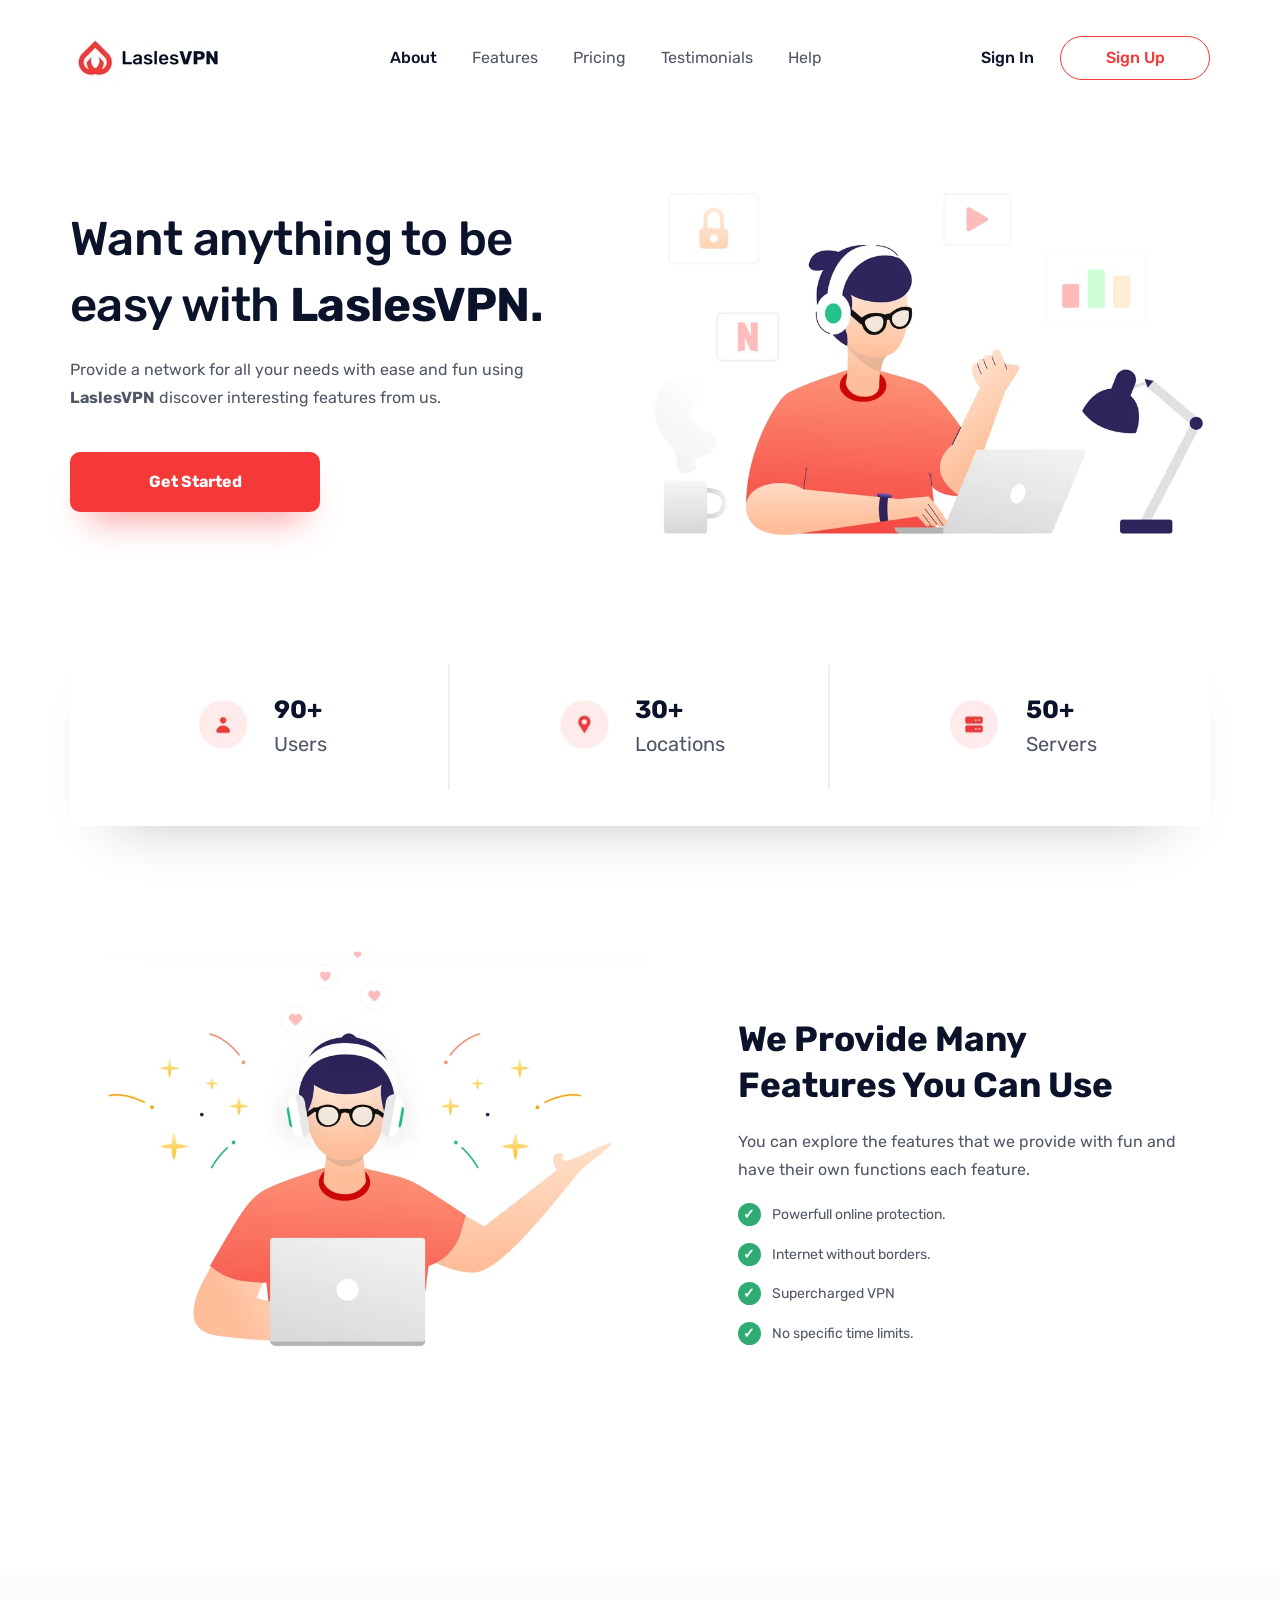
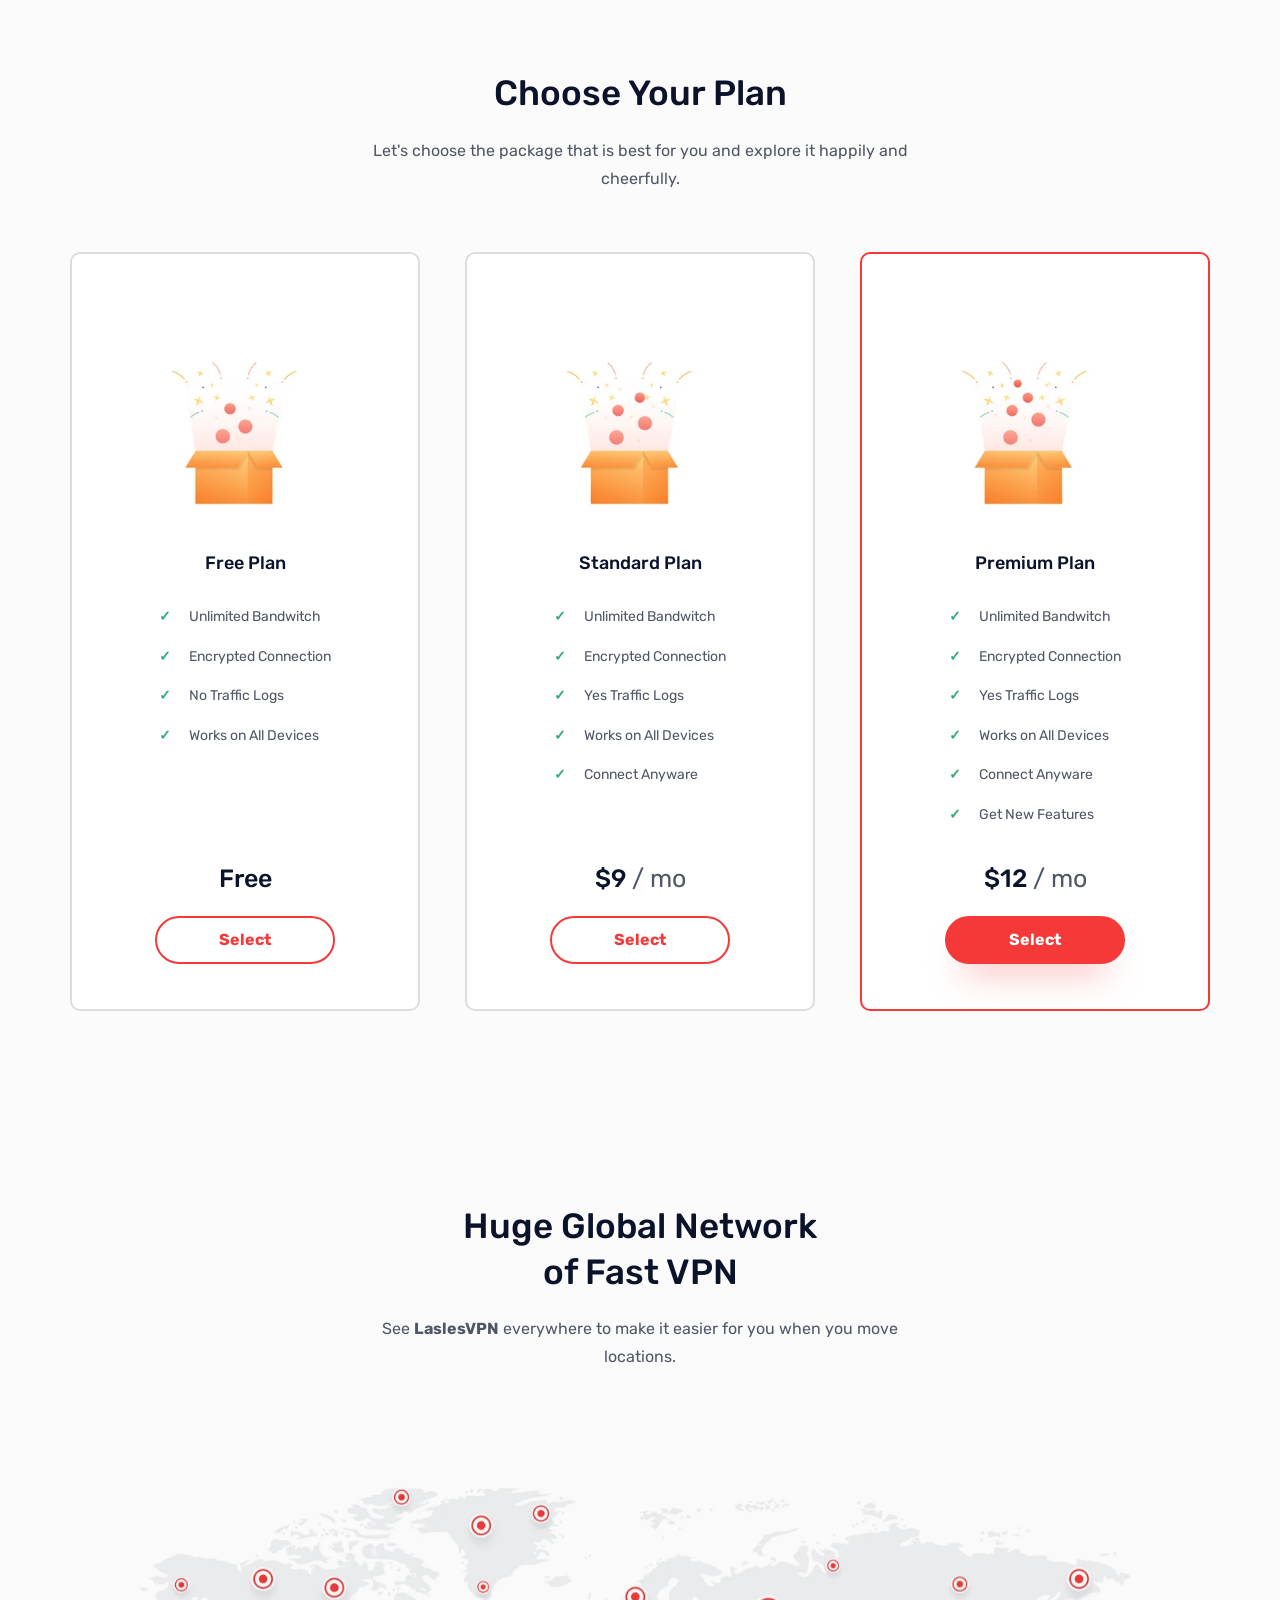
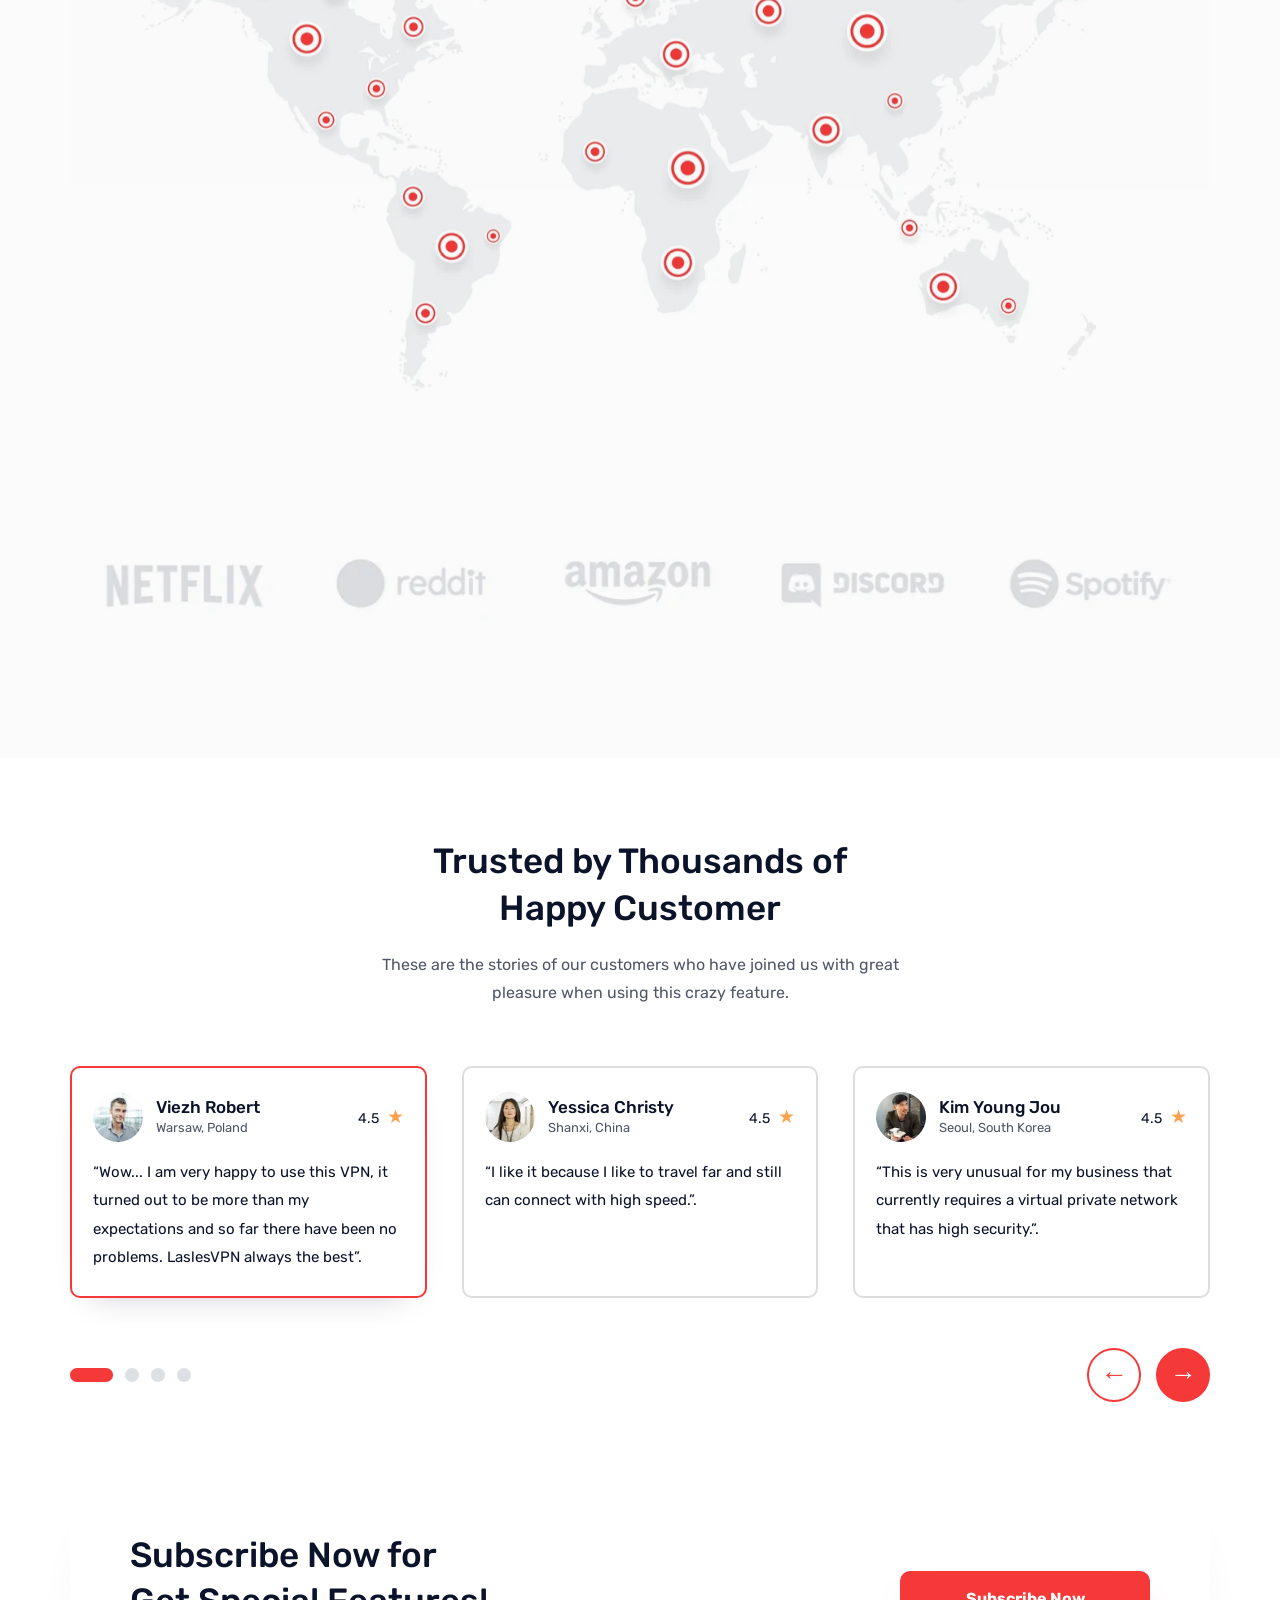
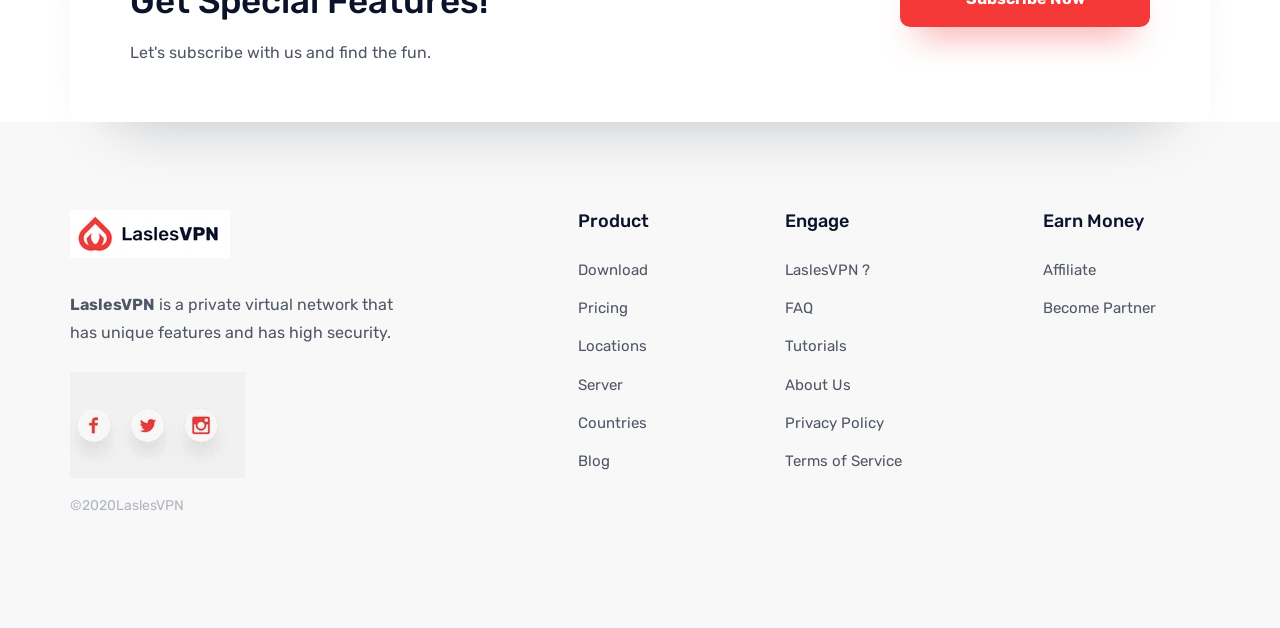
<file: index.html>
<!DOCTYPE html>
<html lang="en">
<head>
  <meta charset="utf-8">
  <meta name="viewport" content="width=device-width, initial-scale=1">
  <meta name="description" content="Explore LaslesVPN features, pricing, and customer reviews.">
  <title>Home | LaslesVPN</title>
  <link href="https://fonts.googleapis.com/css2?family=Rubik:wght@400;500;600;700&display=swap" rel="stylesheet">
  <link rel="stylesheet" href="css/styles.css">
</head>
<body>
  <a class="skip-link" href="#main">Skip to main content</a>

  <header class="site-header">
    <div class="container header-inner">
      <a class="brand" href="index.html" aria-label="LaslesVPN home">
        <img src="images/logo-large.webp" srcset="images/logo-small.webp 160w, images/logo-large.webp 320w" sizes="160px" alt="LaslesVPN" width="160" height="48">
      </a>
      <nav class="desktop-nav" aria-label="Main navigation">
        <a href="index.html#about" aria-current="page">About</a>
        <a href="index.html#features">Features</a>
        <a href="pricing.html#plans">Pricing</a>
        <a href="testimonials.html#testimonials">Testimonials</a>
        <a href="testimonials.html#help">Help</a>
      </nav>
      <div class="account-links">
        <span class="sign-in">Sign In</span>
        <a class="sign-up" href="pricing.html#plans">Sign Up</a>
      </div>
      
      <details class="mobile-menu">
        <summary>Menu</summary>
        <nav aria-label="Mobile navigation">
          <a href="index.html#about" aria-current="page">About</a>
          <a href="index.html#features">Features</a>
          <a href="pricing.html#plans">Pricing</a>
          <a href="testimonials.html#testimonials">Testimonials</a>
          <a href="testimonials.html#help">Help</a>
          <a href="pricing.html#plans">Sign Up</a>
        </nav>
      </details>
    </div>
  </header>

  <main id="main">
    <section class="hero" id="about" aria-labelledby="hero-title">
      <div class="container hero-grid">
        <div class="hero-copy">
          <h1 id="hero-title">Want anything to be<br class="desktop-break"> easy with <strong>LaslesVPN.</strong></h1>
          <p>Provide a network for all your needs with ease and fun using <strong>LaslesVPN</strong> discover interesting features from us.</p>
          <a class="btn btn-primary hero-button" href="pricing.html#plans">Get Started</a>
        </div>
        
        <img class="hero-image" src="images/hero-large.webp" srcset="images/hero-small.webp 480w, images/hero-large.webp 960w" sizes="(max-width: 900px) 95vw, 48vw" alt="Person using a laptop with a desk lamp and security icons" width="960" height="640">
      </div>
    </section>

    <section class="stats" aria-label="LaslesVPN statistics">
      <div class="container stats-panel">
        <div class="stat"><img class="stat-icon" src="images/stat-users-large.webp" srcset="images/stat-users-small.webp 70w, images/stat-users-large.webp 140w" sizes="70px" alt="" width="70" height="78"><div><strong>90+</strong><span>Users</span></div></div>
        <div class="stat"><img class="stat-icon" src="images/stat-locations-large.webp" srcset="images/stat-locations-small.webp 70w, images/stat-locations-large.webp 140w" sizes="70px" alt="" width="70" height="78"><div><strong>30+</strong><span>Locations</span></div></div>
        <div class="stat"><img class="stat-icon" src="images/stat-servers-large.webp" srcset="images/stat-servers-small.webp 70w, images/stat-servers-large.webp 140w" sizes="70px" alt="" width="70" height="78"><div><strong>50+</strong><span>Servers</span></div></div>
      </div>
    </section>

    <section class="features-section" id="features" aria-labelledby="features-title">
      <div class="container features-grid">
        <img class="features-image" src="images/features-large.webp" srcset="images/features-small.webp 480w, images/features-large.webp 960w" sizes="(max-width: 900px) 95vw, 46vw" alt="Person wearing headphones and using a laptop" loading="lazy" width="960" height="788">
        <div class="features-copy">
          <h2 id="features-title">We Provide Many<br> Features You Can Use</h2>
          <p>You can explore the features that we provide with fun and have their own functions each feature.</p>
          <ul class="feature-list"><li>Powerfull online protection.</li><li>Internet without borders.</li><li>Supercharged VPN</li><li>No specific time limits.</li></ul>
        </div>
      </div>
    </section>

    <section class="plan-section" id="plans" aria-labelledby="plan-title">
      <div class="container">
        <div class="section-heading">
          <h2 id="plan-title">Choose Your Plan</h2>
          <p>Let's choose the package that is best for you and explore it happily and cheerfully.</p>
        </div>
        <div class="plan-grid">
          <article class="plan-card">
            <img class="plan-gift" src="images/plan-free-large.webp" srcset="images/plan-free-small.webp 240w, images/plan-free-large.webp 480w" sizes="180px" alt="Decorated gift box" loading="lazy" width="480" height="558">
            <h3>Free Plan</h3>
            <ul class="plan-list"><li>Unlimited Bandwitch</li><li>Encrypted Connection</li><li>No Traffic Logs</li><li>Works on All Devices</li></ul>
            <div class="plan-bottom"><p class="plan-price">Free</p><a class="btn plan-select btn-outline" href="testimonials.html#subscribe" aria-label="Select Free Plan">Select</a></div>
          </article>
          <article class="plan-card">
            <img class="plan-gift" src="images/plan-standard-large.webp" srcset="images/plan-standard-small.webp 240w, images/plan-standard-large.webp 480w" sizes="180px" alt="Decorated gift box" loading="lazy" width="480" height="558">
            <h3>Standard Plan</h3>
            <ul class="plan-list"><li>Unlimited Bandwitch</li><li>Encrypted Connection</li><li>Yes Traffic Logs</li><li>Works on All Devices</li><li>Connect Anyware</li></ul>
            <div class="plan-bottom"><p class="plan-price">$9 <span>/ mo</span></p><a class="btn plan-select btn-outline" href="testimonials.html#subscribe" aria-label="Select Standard Plan">Select</a></div>
          </article>
          <article class="plan-card featured">
            <img class="plan-gift" src="images/plan-premium-large.webp" srcset="images/plan-premium-small.webp 240w, images/plan-premium-large.webp 480w" sizes="180px" alt="Decorated gift box" loading="lazy" width="480" height="558">
            <h3>Premium Plan</h3>
            <ul class="plan-list"><li>Unlimited Bandwitch</li><li>Encrypted Connection</li><li>Yes Traffic Logs</li><li>Works on All Devices</li><li>Connect Anyware</li><li>Get New Features</li></ul>
            <div class="plan-bottom"><p class="plan-price">$12 <span>/ mo</span></p><a class="btn plan-select btn-primary" href="testimonials.html#subscribe" aria-label="Select Premium Plan">Select</a></div>
          </article>
        </div>
      </div>
    </section>

    <section class="network-section" id="network" aria-labelledby="network-title">
      <div class="container">
        <div class="section-heading">
          <h2 id="network-title">Huge Global Network<br> of Fast VPN</h2>
          <p>See <strong>LaslesVPN</strong> everywhere to make it easier for you when you move locations.</p>
        </div>
        <img class="world-map" src="images/network-map-large.webp" srcset="images/network-map-small.webp 700w, images/network-map-large.webp 1400w" sizes="(max-width: 900px) 94vw, 1100px" alt="World map showing VPN locations in red" loading="lazy" width="1400" height="769">
        <img class="partners" src="images/partner-logos-large.webp" srcset="images/partner-logos-small.webp 600w, images/partner-logos-large.webp 1200w" sizes="(max-width: 900px) 94vw, 1100px" alt="Netflix, Reddit, Amazon, Discord and Spotify" loading="lazy" width="1200" height="123">
      </div>
    </section>

    <section class="testimonials-section" id="testimonials" aria-labelledby="testimonials-title">
      <div class="container">
        <div class="section-heading">
          <h2 id="testimonials-title">Trusted by Thousands of<br> Happy Customer</h2>
          <p>These are the stories of our customers who have joined us with great pleasure when using this crazy feature.</p>
        </div>
        <div class="review-grid">
          <article id="review-viezh" class="review-card active-review">
            <div class="review-top"><img class="avatar" src="images/viezh-large.webp" srcset="images/viezh-small.webp 60w, images/viezh-large.webp 120w" sizes="60px" alt="Viezh Robert" loading="lazy" width="120" height="120"><div class="review-person"><h3>Viezh Robert</h3><p>Warsaw, Poland</p></div><p class="rating">4.5 <span aria-hidden="true">★</span></p></div>
            <blockquote>“Wow... I am very happy to use this VPN, it turned out to be more than my expectations and so far there have been no problems. LaslesVPN always the best”.</blockquote>
          </article>
          <article id="review-yessica" class="review-card">
            <div class="review-top"><img class="avatar" src="images/yessica-large.webp" srcset="images/yessica-small.webp 60w, images/yessica-large.webp 120w" sizes="60px" alt="Yessica Christy" loading="lazy" width="120" height="120"><div class="review-person"><h3>Yessica Christy</h3><p>Shanxi, China</p></div><p class="rating">4.5 <span aria-hidden="true">★</span></p></div>
            <blockquote>“I like it because I like to travel far and still can connect with high speed.”.</blockquote>
          </article>
          <article id="review-kim" class="review-card">
            <div class="review-top"><img class="avatar" src="images/kim-large.webp" srcset="images/kim-small.webp 60w, images/kim-large.webp 120w" sizes="60px" alt="Kim Young Jou" loading="lazy" width="120" height="120"><div class="review-person"><h3>Kim Young Jou</h3><p>Seoul, South Korea</p></div><p class="rating">4.5 <span aria-hidden="true">★</span></p></div>
            <blockquote>“This is very unusual for my business that currently requires a virtual private network that has high security.”.</blockquote>
          </article>
        </div>
        <div class="review-bottom">
          <div class="dots" aria-hidden="true"><span class="active-dot"></span><span></span><span></span><span></span></div>
          <div class="review-arrows"><a href="#review-viezh" aria-label="Go to Viezh Robert review">←</a><a class="next" href="#review-kim" aria-label="Go to Kim Young Jou review">→</a></div>
        </div>
      </div>
    </section>

    <section class="subscribe-section" id="subscribe" aria-labelledby="subscribe-title">
      <div class="container">
        <div class="subscribe-panel">
          <div><h2 id="subscribe-title">Subscribe Now for<br> Get Special Features!</h2><p>Let's subscribe with us and find the fun.</p></div>
          <a class="btn btn-primary" href="pricing.html#plans">Subscribe Now</a>
        </div>
      </div>
    </section>
  </main>

  <footer class="site-footer" id="help">
    <div class="container footer-grid">
      <section class="footer-brand" aria-label="About LaslesVPN">
        <a class="brand" href="index.html" aria-label="LaslesVPN home"><img src="images/logo-large.webp" srcset="images/logo-small.webp 160w, images/logo-large.webp 320w" sizes="160px" alt="LaslesVPN" loading="lazy" width="160" height="48"></a>
        <p><strong>LaslesVPN</strong> is a private virtual network that has unique features and has high security.</p>
        <img class="social-symbols" src="images/social-icons-large.webp" srcset="images/social-icons-small.webp 175w, images/social-icons-large.webp 350w" sizes="175px" alt="Facebook, Twitter and Instagram symbols" loading="lazy" width="175">
        <p class="copyright">©2020LaslesVPN</p>
      </section>
      <section class="footer-column" aria-label="Product"><h2>Product</h2><p>Download</p><a href="pricing.html#plans">Pricing</a><a href="pricing.html#network">Locations</a><p>Server</p><p>Countries</p><p>Blog</p></section>
      <section class="footer-column" aria-label="Engage"><h2>Engage</h2><a href="index.html#about">LaslesVPN ?</a><p>FAQ</p><p>Tutorials</p><a href="index.html#about">About Us</a><p>Privacy Policy</p><p>Terms of Service</p></section>
      <section class="footer-column" aria-label="Earn Money"><h2>Earn Money</h2><p>Affiliate</p><p>Become Partner</p></section>
    </div>
  </footer>
</body>
</html>
</file>
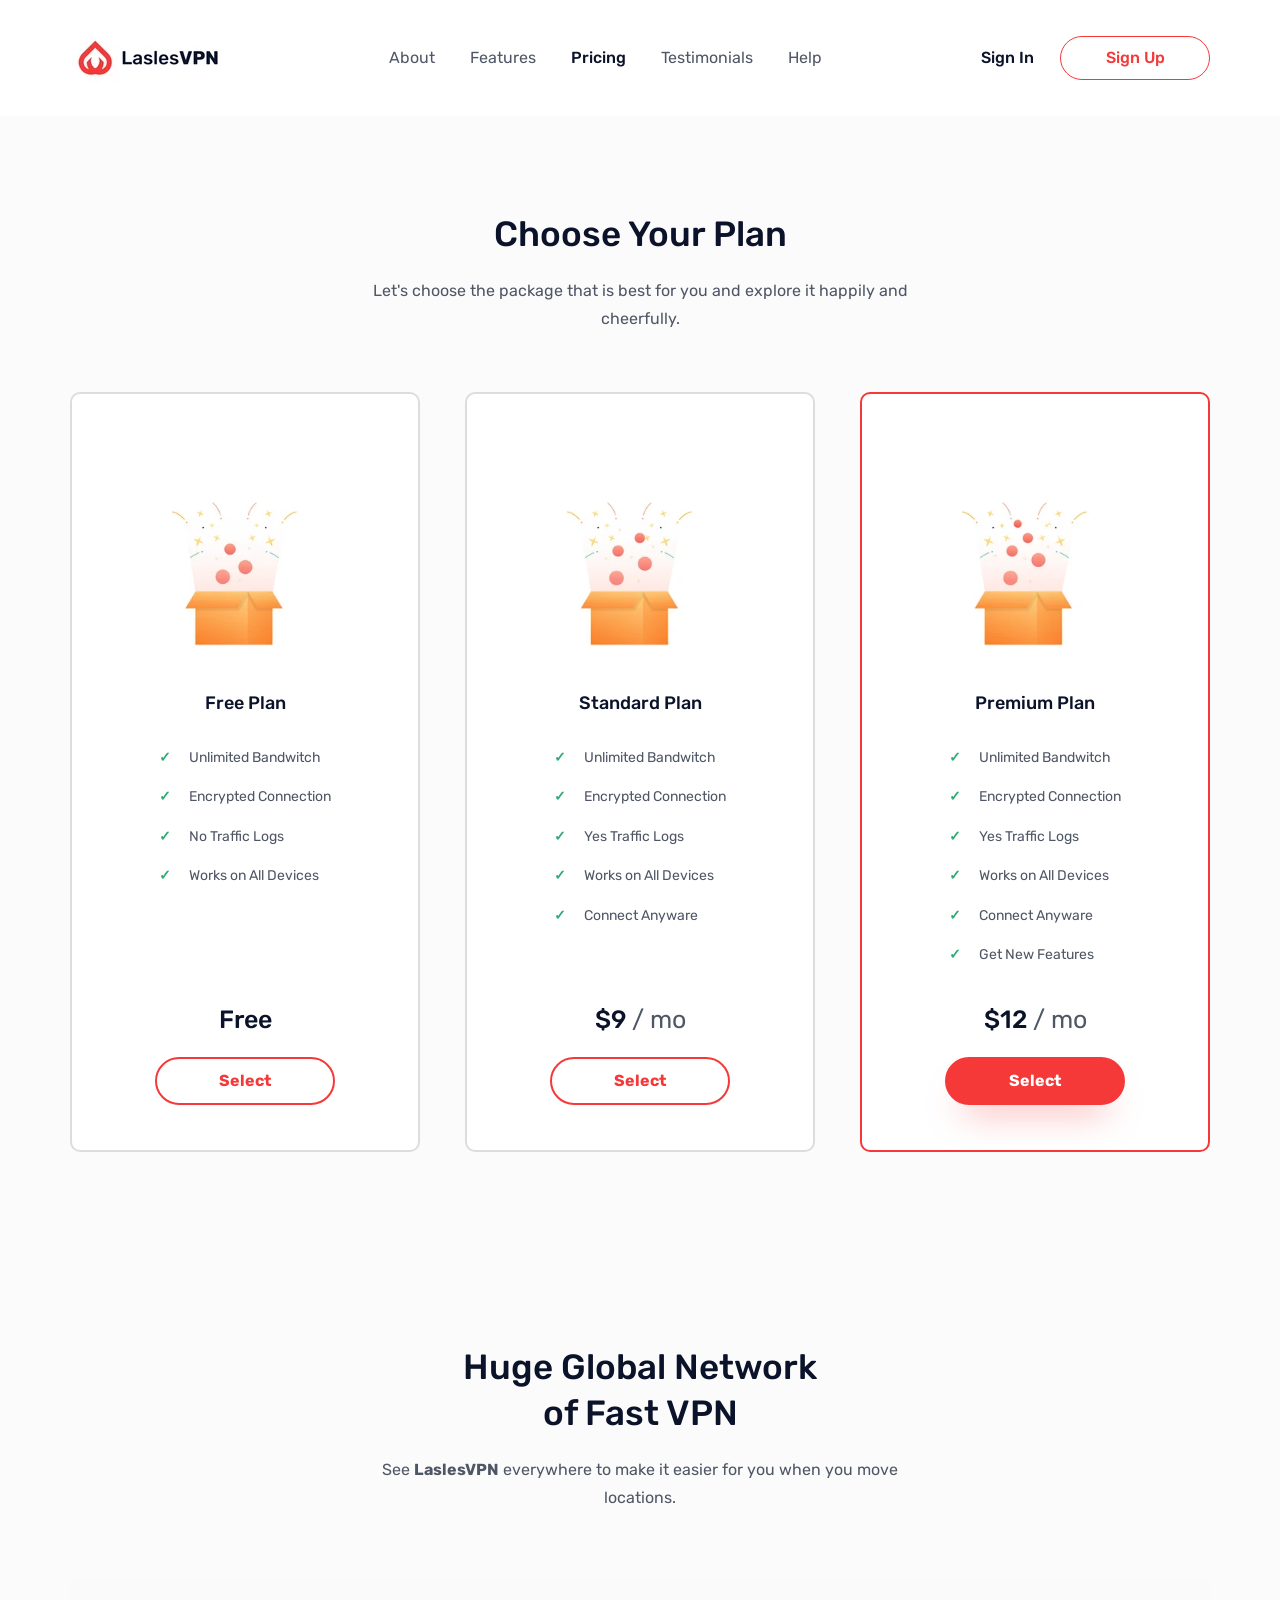
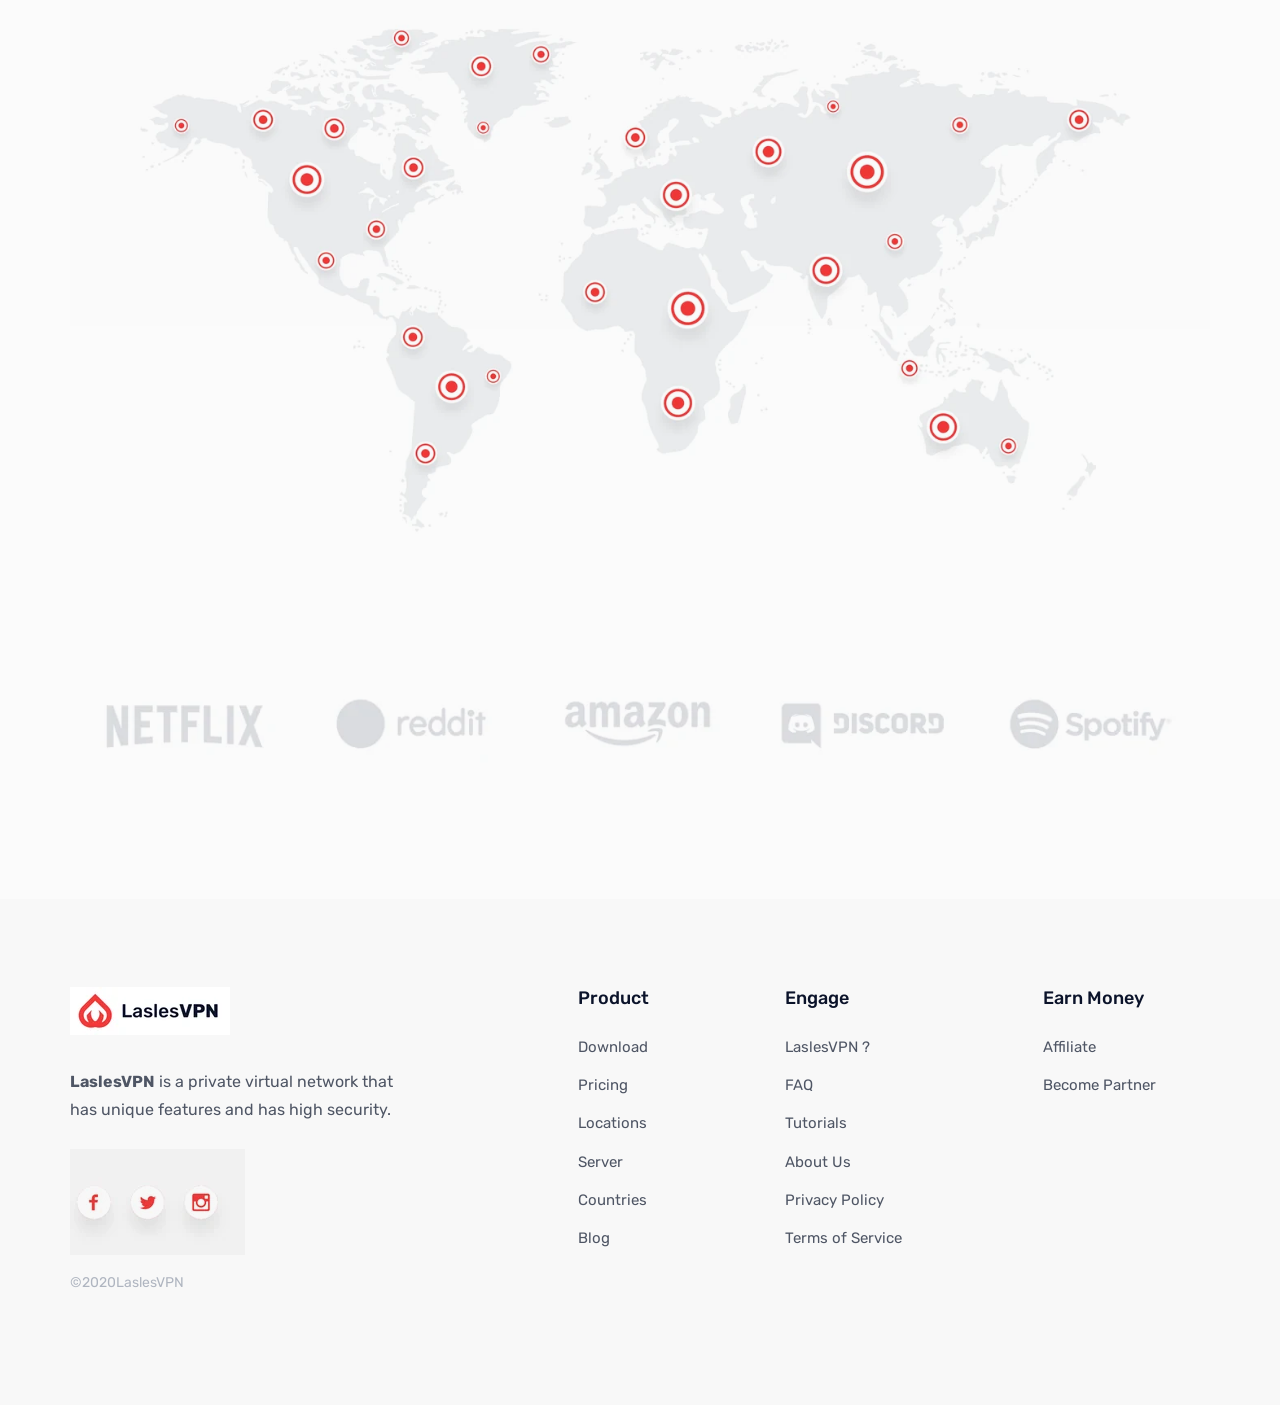
<file: pricing.html>
<!DOCTYPE html>
<html lang="en">
<head>
  <meta charset="utf-8">
  <meta name="viewport" content="width=device-width, initial-scale=1">
  <meta name="description" content="Explore the LaslesVPN plans and global network.">
  <title>Pricing | LaslesVPN</title>
  <link href="https://fonts.googleapis.com/css2?family=Rubik:wght@400;500;600;700&display=swap" rel="stylesheet">
  <link rel="stylesheet" href="css/styles.css">
</head>
<body>
  <a class="skip-link" href="#main">Skip to main content</a>

  <header class="site-header">
    <div class="container header-inner">
      <a class="brand" href="index.html" aria-label="LaslesVPN home">
        <img src="images/logo-large.webp" srcset="images/logo-small.webp 160w, images/logo-large.webp 320w" sizes="160px" alt="LaslesVPN" width="160" height="48">
      </a>
      <nav class="desktop-nav" aria-label="Main navigation">
        <a href="index.html#about">About</a>
        <a href="index.html#features">Features</a>
        <a href="pricing.html#plans" aria-current="page">Pricing</a>
        <a href="testimonials.html#testimonials">Testimonials</a>
        <a href="testimonials.html#help">Help</a>
      </nav>
      <div class="account-links">
        <span class="sign-in">Sign In</span>
        <a class="sign-up" href="pricing.html#plans">Sign Up</a>
      </div>
   
      <details class="mobile-menu">
        <summary>Menu</summary>
        <nav aria-label="Mobile navigation">
          <a href="index.html#about">About</a>
          <a href="index.html#features">Features</a>
          <a href="pricing.html#plans" aria-current="page">Pricing</a>
          <a href="testimonials.html#testimonials">Testimonials</a>
          <a href="testimonials.html#help">Help</a>
          <a href="pricing.html#plans">Sign Up</a>
        </nav>
      </details>
    </div>
  </header>

  <main id="main">

    <section class="plan-section" id="plans" aria-labelledby="plan-title">
      <div class="container">
        <div class="section-heading">
          <h1 id="plan-title">Choose Your Plan</h1>
          <p>Let's choose the package that is best for you and explore it happily and cheerfully.</p>
        </div>
        <div class="plan-grid">
          <article class="plan-card">
            <img class="plan-gift" src="images/plan-free-large.webp" srcset="images/plan-free-small.webp 240w, images/plan-free-large.webp 480w" sizes="180px" alt="Decorated gift box" loading="lazy" width="480" height="558">
            <h3>Free Plan</h3>
            <ul class="plan-list"><li>Unlimited Bandwitch</li><li>Encrypted Connection</li><li>No Traffic Logs</li><li>Works on All Devices</li></ul>
            <div class="plan-bottom"><p class="plan-price">Free</p><a class="btn plan-select btn-outline" href="testimonials.html#subscribe" aria-label="Select Free Plan">Select</a></div>
          </article>
          <article class="plan-card">
            <img class="plan-gift" src="images/plan-standard-large.webp" srcset="images/plan-standard-small.webp 240w, images/plan-standard-large.webp 480w" sizes="180px" alt="Decorated gift box" loading="lazy" width="480" height="558">
            <h3>Standard Plan</h3>
            <ul class="plan-list"><li>Unlimited Bandwitch</li><li>Encrypted Connection</li><li>Yes Traffic Logs</li><li>Works on All Devices</li><li>Connect Anyware</li></ul>
            <div class="plan-bottom"><p class="plan-price">$9 <span>/ mo</span></p><a class="btn plan-select btn-outline" href="testimonials.html#subscribe" aria-label="Select Standard Plan">Select</a></div>
          </article>
          <article class="plan-card featured">
            <img class="plan-gift" src="images/plan-premium-large.webp" srcset="images/plan-premium-small.webp 240w, images/plan-premium-large.webp 480w" sizes="180px" alt="Decorated gift box" loading="lazy" width="480" height="558">
            <h3>Premium Plan</h3>
            <ul class="plan-list"><li>Unlimited Bandwitch</li><li>Encrypted Connection</li><li>Yes Traffic Logs</li><li>Works on All Devices</li><li>Connect Anyware</li><li>Get New Features</li></ul>
            <div class="plan-bottom"><p class="plan-price">$12 <span>/ mo</span></p><a class="btn plan-select btn-primary" href="testimonials.html#subscribe" aria-label="Select Premium Plan">Select</a></div>
          </article>
        </div>
      </div>
    </section>

    <section class="network-section" id="network" aria-labelledby="network-title">
      <div class="container">
        <div class="section-heading">
          <h2 id="network-title">Huge Global Network<br> of Fast VPN</h2>
          <p>See <strong>LaslesVPN</strong> everywhere to make it easier for you when you move locations.</p>
        </div>
        <img class="world-map" src="images/network-map-large.webp" srcset="images/network-map-small.webp 700w, images/network-map-large.webp 1400w" sizes="(max-width: 900px) 94vw, 1100px" alt="World map showing VPN locations in red" loading="lazy" width="1400" height="769">
        <img class="partners" src="images/partner-logos-large.webp" srcset="images/partner-logos-small.webp 600w, images/partner-logos-large.webp 1200w" sizes="(max-width: 900px) 94vw, 1100px" alt="Netflix, Reddit, Amazon, Discord and Spotify" loading="lazy" width="1200" height="123">
      </div>
    </section>

  </main>

  <footer class="site-footer" id="help">
    <div class="container footer-grid">
      <section class="footer-brand" aria-label="About LaslesVPN">
        <a class="brand" href="index.html" aria-label="LaslesVPN home"><img src="images/logo-large.webp" srcset="images/logo-small.webp 160w, images/logo-large.webp 320w" sizes="160px" alt="LaslesVPN" loading="lazy" width="160" height="48"></a>
        <p><strong>LaslesVPN</strong> is a private virtual network that has unique features and has high security.</p>
        <img class="social-symbols" src="images/social-icons-large.webp" srcset="images/social-icons-small.webp 175w, images/social-icons-large.webp 350w" sizes="175px" alt="Facebook, Twitter and Instagram symbols" loading="lazy" width="175">
        <p class="copyright">©2020LaslesVPN</p>
      </section>
      <section class="footer-column" aria-label="Product"><h2>Product</h2><p>Download</p><a href="pricing.html#plans">Pricing</a><a href="pricing.html#network">Locations</a><p>Server</p><p>Countries</p><p>Blog</p></section>
      <section class="footer-column" aria-label="Engage"><h2>Engage</h2><a href="index.html#about">LaslesVPN ?</a><p>FAQ</p><p>Tutorials</p><a href="index.html#about">About Us</a><p>Privacy Policy</p><p>Terms of Service</p></section>
      <section class="footer-column" aria-label="Earn Money"><h2>Earn Money</h2><p>Affiliate</p><p>Become Partner</p></section>
    </div>
  </footer>
</body>
</html>
</file>
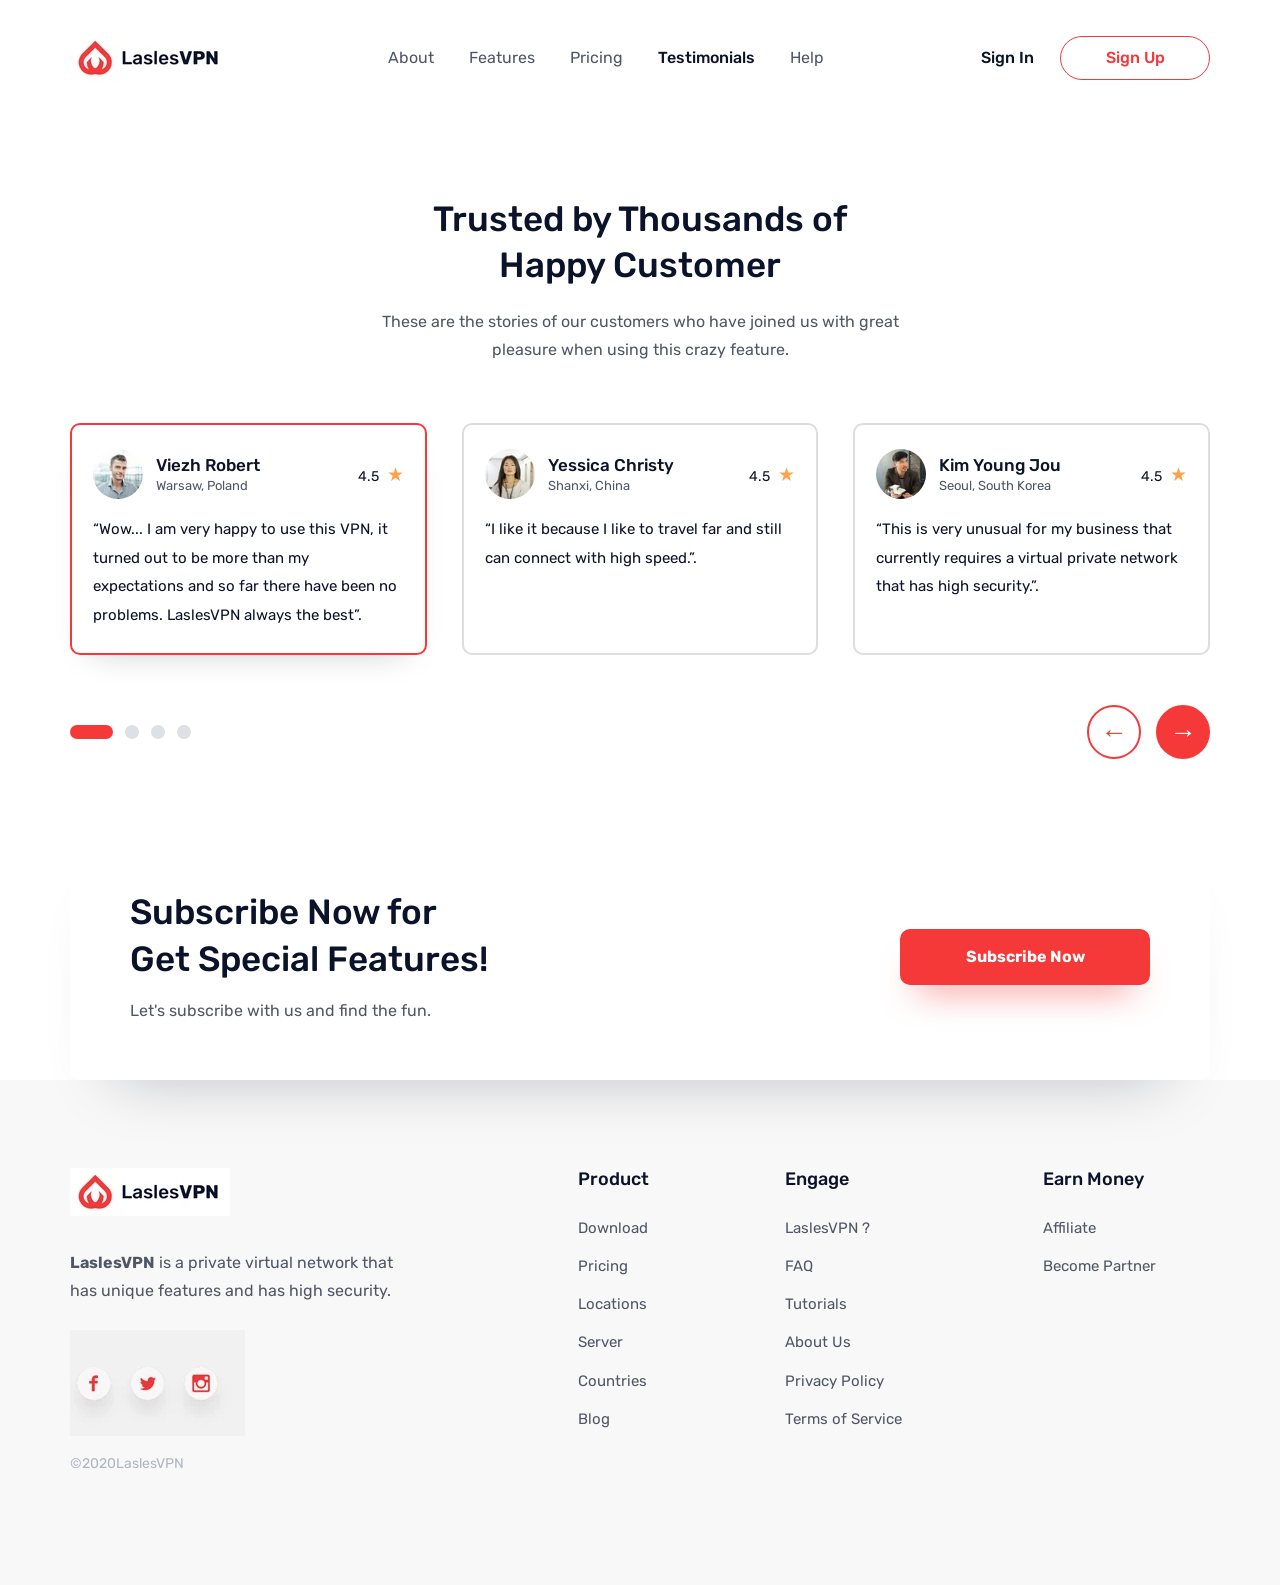
<file: testimonials.html>
<!DOCTYPE html>
<html lang="en">
<head>
  <meta charset="utf-8">
  <meta name="viewport" content="width=device-width, initial-scale=1">
  <meta name="description" content="Read LaslesVPN customer reviews and subscription details.">
  <title>Testimonials | LaslesVPN</title>
  <link href="https://fonts.googleapis.com/css2?family=Rubik:wght@400;500;600;700&display=swap" rel="stylesheet">
  <link rel="stylesheet" href="css/styles.css">
</head>
<body>
  <a class="skip-link" href="#main">Skip to main content</a>

  <header class="site-header">
    <div class="container header-inner">
      <a class="brand" href="index.html" aria-label="LaslesVPN home">
        <img src="images/logo-large.webp" srcset="images/logo-small.webp 160w, images/logo-large.webp 320w" sizes="160px" alt="LaslesVPN" width="160" height="48">
      </a>
      <nav class="desktop-nav" aria-label="Main navigation">
        <a href="index.html#about">About</a>
        <a href="index.html#features">Features</a>
        <a href="pricing.html#plans">Pricing</a>
        <a href="testimonials.html#testimonials" aria-current="page">Testimonials</a>
        <a href="testimonials.html#help">Help</a>
      </nav>
      <div class="account-links">
        <span class="sign-in">Sign In</span>
        <a class="sign-up" href="pricing.html#plans">Sign Up</a>
      </div>
    
      <details class="mobile-menu">
        <summary>Menu</summary>
        <nav aria-label="Mobile navigation">
          <a href="index.html#about">About</a>
          <a href="index.html#features">Features</a>
          <a href="pricing.html#plans">Pricing</a>
          <a href="testimonials.html#testimonials" aria-current="page">Testimonials</a>
          <a href="testimonials.html#help">Help</a>
          <a href="pricing.html#plans">Sign Up</a>
        </nav>
      </details>
    </div>
  </header>

  <main id="main">
   
    <section class="testimonials-section" id="testimonials" aria-labelledby="testimonials-title">
      <div class="container">
        <div class="section-heading">
          <h1 id="testimonials-title">Trusted by Thousands of<br> Happy Customer</h1>
          <p>These are the stories of our customers who have joined us with great pleasure when using this crazy feature.</p>
        </div>

        <div class="review-grid">
          <article id="review-viezh" class="review-card active-review">
            <div class="review-top">
              <img class="avatar" src="images/viezh-large.webp" srcset="images/viezh-small.webp 60w, images/viezh-large.webp 120w" sizes="60px" alt="Viezh Robert" loading="lazy" width="120" height="120">
              <div class="review-person">
                <h3>Viezh Robert</h3>
                <p>Warsaw, Poland</p>
              </div>
              <p class="rating">4.5 <span aria-hidden="true">★</span></p>
            </div>
            <blockquote>“Wow... I am very happy to use this VPN, it turned out to be more than my expectations and so far there have been no problems. LaslesVPN always the best”.</blockquote>
          </article>

          <article id="review-yessica" class="review-card">
            <div class="review-top">
              <img class="avatar" src="images/yessica-large.webp" srcset="images/yessica-small.webp 60w, images/yessica-large.webp 120w" sizes="60px" alt="Yessica Christy" loading="lazy" width="120" height="120">
              <div class="review-person">
                <h3>Yessica Christy</h3>
                <p>Shanxi, China</p>
              </div>
              <p class="rating">4.5 <span aria-hidden="true">★</span></p>
            </div>
            <blockquote>“I like it because I like to travel far and still can connect with high speed.”.</blockquote>
          </article>

          <article id="review-kim" class="review-card">
            <div class="review-top">
              <img class="avatar" src="images/kim-large.webp" srcset="images/kim-small.webp 60w, images/kim-large.webp 120w" sizes="60px" alt="Kim Young Jou" loading="lazy" width="120" height="120">
              <div class="review-person">
                <h3>Kim Young Jou</h3>
                <p>Seoul, South Korea</p>
              </div>
              <p class="rating">4.5 <span aria-hidden="true">★</span></p>
            </div>
            <blockquote>“This is very unusual for my business that currently requires a virtual private network that has high security.”.</blockquote>
          </article>
        </div>

        <div class="review-bottom">
          <div class="dots" aria-hidden="true">
            <span class="active-dot"></span>
            <span></span><span></span><span></span>
          </div>
          <div class="review-arrows">
            <a href="#review-viezh" aria-label="Go to Viezh Robert review">←</a>
            <a class="next" href="#review-kim" aria-label="Go to Kim Young Jou review">→</a>
          </div>
        </div>
      </div>
    </section>

    <section class="subscribe-section" id="subscribe" aria-labelledby="subscribe-title">
      <div class="container">
        <div class="subscribe-panel">
          <div>
            <h2 id="subscribe-title">Subscribe Now for<br> Get Special Features!</h2>
            <p>Let's subscribe with us and find the fun.</p>
          </div>
          <a class="btn btn-primary" href="pricing.html#plans">Subscribe Now</a>
        </div>
      </div>
    </section>
  </main>

  <footer class="site-footer" id="help">
    <div class="container footer-grid">
      <section class="footer-brand" aria-label="About LaslesVPN">
        <a class="brand" href="index.html" aria-label="LaslesVPN home">
          <img src="images/logo-large.webp" srcset="images/logo-small.webp 160w, images/logo-large.webp 320w" sizes="160px" alt="LaslesVPN" loading="lazy" width="160" height="48">
        </a>
        <p><strong>LaslesVPN</strong> is a private virtual network that has unique features and has high security.</p>
        <img class="social-symbols" src="images/social-icons-large.webp" srcset="images/social-icons-small.webp 175w, images/social-icons-large.webp 350w" sizes="175px" alt="Facebook, Twitter and Instagram symbols" loading="lazy" width="175">
        <p class="copyright">©2020LaslesVPN</p>
      </section>
      <section class="footer-column" aria-label="Product">
        <h2>Product</h2>
        <p>Download</p>
        <a href="pricing.html#plans">Pricing</a>
        <a href="pricing.html#network">Locations</a>
        <p>Server</p><p>Countries</p><p>Blog</p>
      </section>
      <section class="footer-column" aria-label="Engage">
        <h2>Engage</h2>
        <a href="index.html#about">LaslesVPN ?</a>
        <p>FAQ</p><p>Tutorials</p>
        <a href="index.html#about">About Us</a>
        <p>Privacy Policy</p><p>Terms of Service</p>
      </section>
      <section class="footer-column" aria-label="Earn Money">
        <h2>Earn Money</h2>
        <p>Affiliate</p><p>Become Partner</p>
      </section>
    </div>
  </footer>
</body>
</html>
</file>
<file: css/styles.css>
/*
  MTM6201 midterm. The layout, language, colours, and image artwork are based
  exclusively on the supplied 1440px Figma PDF. The one long design is divided
  into three linked pages because the assignment explicitly requires 3 pages.
  No Bootstrap or copied website CSS is used.
*/
:root {
  --ink: #0b132a;
  --muted: #4f5665;
  --accent: #f53838;
  --green: #2fab73;
  --pale: #fbfbfb;
  --border: #dddddd;
  --container: 1140px;
}
*, *::before, *::after { box-sizing: border-box; }
html { scroll-behavior: smooth; }
body { margin: 0; color: var(--muted); background: #fff; font: 400 16px/1.75 'Rubik', Arial, sans-serif; }
a { color: inherit; }
a:hover { color: var(--accent); }
a:focus-visible, summary:focus-visible { outline: 3px solid #0b132a; outline-offset: 4px; }
img { max-width: 100%; height: auto; display: block; }
h1,h2,h3,p { margin-top: 0; }
h1,h2,h3 { color: var(--ink); line-height: 1.32; }
strong { font-weight: 700; }
.container { width: min(var(--container), calc(100% - 40px)); margin-inline: auto; }
.skip-link { position: absolute; top: -100px; left: 12px; z-index: 20; padding: 10px 18px; border-radius: 6px; background: var(--ink); color: white; }
.skip-link:focus { top: 12px; }
/* Reuses the exact PDF's logo position and original navigation wording. */
.site-header { background: #fff; }
.header-inner { min-height: 116px; display: flex; align-items: center; gap: 28px; }
.brand { display: inline-flex; align-items: center; flex: none; }
.brand img { width: 160px; }
.desktop-nav { display: flex; align-items: center; justify-content: center; gap: 35px; margin-left: auto; }
.desktop-nav a, .mobile-menu nav a { text-decoration: none; white-space: nowrap; font-size: 16px; }
.desktop-nav a[aria-current="page"] { color: var(--ink); font-weight: 500; }
.account-links { display: flex; flex: none; gap: 26px; align-items: center; margin-left: auto; color: var(--ink); font-weight: 500; }
.sign-up { min-width: 150px; padding: 7px 29px; border: 1.8px solid var(--accent); border-radius: 999px; color: var(--accent); text-align: center; text-decoration: none; transition: background .2s ease, color .2s ease; }
.sign-up:hover, .sign-up:focus-visible { color: #fff; background: var(--accent); }
.mobile-menu { display: none; position: relative; margin-left: auto; }
.mobile-menu summary { padding: 8px 14px; cursor: pointer; color: var(--ink); border: 1px solid #dedede; border-radius: 8px; }
.mobile-menu nav { position: absolute; right: 0; z-index: 10; top: calc(100% + 8px); display: flex; flex-direction: column; min-width: 190px; gap: 0; padding: 8px; background: #fff; border: 1px solid #ddd; border-radius: 10px; box-shadow: 0 12px 30px #0b132a24; }
.mobile-menu nav a { padding: 9px 10px; border-radius: 5px; }
.mobile-menu nav a:hover { background: #ffeded; }
/* Red rounded controls and their shadow follow the original Get Started / Select design. */
.btn { display: inline-flex; align-items: center; justify-content: center; min-height: 52px; padding: 12px 34px; text-align: center; border-radius: 10px; text-decoration: none; font-weight: 700; border: 2px solid var(--accent); transition: transform .2s ease, box-shadow .2s ease, background-color .2s ease; }
.btn:hover { transform: translateY(-3px); }
.btn-primary { background: var(--accent); color: #fff; box-shadow: 0 22px 35px -18px #f53838a6; }
.btn-primary:hover { color: #fff; background: #dc3030; }
.btn-outline { color: var(--accent); background: #fff; }
.btn-outline:hover { color: #fff; background: var(--accent); }
/* Original PDF: text on the left and a real PDF-extracted illustration on the right. */
.hero { padding: 46px 0 10px; }
.hero-grid { display: grid; grid-template-columns: 1fr 1.13fr; gap: 25px; align-items: center; }
.hero-copy { animation: rise-in .8s both; }
.hero-copy h1 { max-width: 560px; font-size: clamp(33px, 3.7vw, 50px); line-height: 1.4; font-weight: 500; letter-spacing: -.7px; margin: 0 0 18px; }
.hero-copy p { max-width: 545px; margin: 0 0 40px; }
.hero-button { min-width: 250px; min-height: 60px; }
.hero-image { width: 100%; animation: float-gently 5s ease-in-out infinite; }
.stats { margin-top: 62px; }
.stats-panel { display: grid; grid-template-columns: repeat(3, 1fr); align-items: center; min-height: 198px; background: #fff; box-shadow: 0 34px 65px -45px #0b132a55; border-radius: 10px; }
.stat { display: flex; align-items: center; justify-content: center; gap: 20px; min-height: 125px; }
.stat:not(:last-child) { border-right: 2px solid #eeeff2; }
.stat-icon { width: 62px; height: auto; }
.stat strong { display: block; font-size: 25px; color: var(--ink); line-height: 1.4; }
.stat span { display: block; font-size: 20px; }
.features-section { padding: 125px 0 150px; }
.features-grid { display: grid; grid-template-columns: 1.1fr 0.9fr; gap: 90px; align-items: center; }
.features-image { width: 100%; }
.features-copy h2 { font-size: 35px; margin-bottom: 20px; }
.features-copy p { margin-bottom: 19px; }
.feature-list, .plan-list { padding: 0; margin: 0; list-style: none; }
.feature-list li { position: relative; padding-left: 34px; margin: 15px 0; font-size: 14px; }
.feature-list li::before { content: '✓'; width: 23px; height: 23px; background: var(--green); color: white; border-radius: 50%; position: absolute; left: 0; top: 0; display: grid; place-items: center; font-size: 14px; font-weight: 700; }
/* Original PDF: Free, Standard, Premium on a near-white background. */
.plan-section { padding: 95px 0 92px; background: var(--pale); }
.section-heading { max-width: 585px; text-align: center; margin: 0 auto 59px; }
.section-heading h1, .section-heading h2 { font-size: 35px; margin: 0 0 20px; font-weight: 500; }
.section-heading p { margin: 0; }
.plan-grid { display: grid; grid-template-columns: repeat(3, minmax(0, 1fr)); gap: 45px; }
.plan-card { min-height: 750px; padding: 58px 35px 45px; border: 2px solid var(--border); border-radius: 10px; background: white; text-align: center; display: flex; flex-direction: column; align-items: center; }
.plan-card.featured { border-color: var(--accent); }
.plan-gift { width: 184px; height: 220px; object-fit: contain; margin: 0 auto 20px; }
.plan-card h3 { font-size: 18px; margin: 0 0 30px; font-weight: 500; }
.plan-list { text-align: left; width: max-content; max-width: 100%; font-size: 14px; }
.plan-list li { padding: 0 0 0 30px; position: relative; margin-bottom: 15px; }
.plan-list li::before { content: '✓'; color: var(--green); font-weight: 700; position: absolute; left: 0; top: 0; }
.plan-bottom { margin-top: auto; width: 100%; }
.plan-price { font-size: 25px; font-weight: 500; color: var(--ink); margin: 15px 0; }
.plan-price span { font-weight: 400; color: var(--muted); }
.plan-select { width: 180px; max-width: 100%; min-height: 46px; padding: 8px 15px; border-radius: 999px; }
/* Original PDF: centered global map and faded partner brand marks. */
.network-section { padding: 100px 0 110px; background: var(--pale); }
.network-section .section-heading { margin-bottom: 68px; }
.world-map { width: 100%; margin: 0 auto 65px; mix-blend-mode: multiply; }
.partners { width: 100%; margin-inline: auto; mix-blend-mode: multiply; }
/* Original PDF: three testimonials, followed by dots and arrows. */
.testimonials-section { padding: 80px 0 75px; }
.review-grid { display: grid; grid-template-columns: repeat(3, minmax(0, 1fr)); gap: 35px; }
.review-card { border: 2px solid #ddd; border-radius: 10px; padding: 24px 21px; min-height: 225px; scroll-margin-top: 35px; }
.review-card.active-review { border-color: var(--accent); box-shadow: 0 16px 33px -23px #0b132a48; }
.review-top { display: flex; align-items: center; gap: 13px; margin-bottom: 16px; }
.avatar { width: 50px; height: 50px; object-fit: cover; border-radius: 50%; flex: none; }
.review-person { min-width: 0; }
.review-person h3 { font-size: 17px; margin: 0; font-weight: 500; }
.review-person p { font-size: 13px; line-height: 1.4; margin: 0; }
.rating { margin: 0 0 0 auto; color: var(--ink); white-space: nowrap; font-size: 14px; }
.rating span { color: #fea250; margin-left: 5px; font-size: 19px; }
.review-card blockquote { color: var(--ink); margin: 0; font-size: 15px; line-height: 1.9; }
.review-bottom { display: flex; justify-content: space-between; align-items: center; padding-top: 50px; }
.dots { display: flex; align-items: center; gap: 12px; }
.dots span { display: block; width: 14px; height: 14px; background: #dde0e4; border-radius: 50%; }
.dots .active-dot { width: 43px; border-radius: 999px; background: var(--accent); }
.review-arrows { display: flex; gap: 15px; }
.review-arrows a { width: 54px; height: 54px; display: grid; place-items: center; border: 2px solid var(--accent); color: var(--accent); font-size: 27px; text-decoration: none; border-radius: 50%; }
.review-arrows a.next { background: var(--accent); color: white; }
.review-arrows a:hover { transform: translateY(-3px); }
/* Original PDF: subscription banner overlaps a light-grey footer background. */
.subscribe-section { position: relative; z-index: 1; padding: 0 0 0; }
.subscribe-panel { display: flex; align-items: center; justify-content: space-between; gap: 30px; padding: 55px 60px; background: white; border-radius: 10px; box-shadow: 0 40px 65px -45px #0b132a45; }
.subscribe-panel h2 { font-size: 35px; font-weight: 500; margin-bottom: 15px; }
.subscribe-panel p { margin: 0; }
.subscribe-panel .btn { min-width: 250px; }
.site-footer { padding: 88px 0 95px; background: #f8f8f8; }
.footer-grid { display: grid; grid-template-columns: 2.8fr 1fr 1.3fr 1fr; gap: 40px; }
.footer-brand > p { max-width: 345px; margin-top: 24px; }
.footer-brand .social-symbols { width: 175px; margin-top: 25px; mix-blend-mode: multiply; }
.footer-brand .copyright { margin-top: 16px; color: #afb5c0; font-size: 14px; }
.footer-column h2 { font-size: 18px; margin: 0 0 23px; font-weight: 500; }
.footer-column a, .footer-column p { display: block; font-size: 15px; color: var(--muted); text-decoration: none; margin: 0 0 12px; }
.footer-column a:hover { color: var(--accent); }
/* Two animations satisfy the course rubric without changing any original drawing. */
@keyframes rise-in { from { opacity: 0; transform: translateY(25px); } to { opacity: 1; transform: translateY(0); } }
@keyframes float-gently { 0%, 100% { transform: translateY(0); } 50% { transform: translateY(-11px); } }
@media (max-width: 1100px) {
  .desktop-nav { gap: 18px; }
  .account-links { gap: 12px; }
  .sign-up { min-width: 110px; padding-inline: 13px; }
  .plan-grid { gap: 18px; }
  .features-grid { gap: 36px; }
}
@media (max-width: 930px) {
  .header-inner { min-height: 85px; }
  .desktop-nav, .account-links { display: none; }
  .mobile-menu { display: block; }
  .hero { padding-top: 30px; }
  .hero-grid, .features-grid { grid-template-columns: 1fr; gap: 22px; }
  .hero-copy { max-width: 650px; }
  .hero-image, .features-image { max-width: 650px; margin-inline: auto; }
  .hero-image { order: 2; }
  .features-image { order: 1; }
  .features-copy { order: 2; }
  .stats { margin-top: 25px; }
  .features-section { padding-block: 85px; }
  .plan-grid { gap: 16px; }
  .plan-card { padding-inline: 15px; }
  .review-grid { gap: 14px; }
  .review-card { padding: 18px 14px; }
  .footer-grid { grid-template-columns: 2fr repeat(2, 1fr); gap: 30px; }
}
@media (max-width: 720px) {
  body { font-size: 15px; }
  .container { width: min(var(--container), calc(100% - 32px)); }
  .hero-copy h1 { font-size: clamp(30px, 7vw, 44px); line-height: 1.3; }
  .desktop-break { display: none; }
  .hero-copy p { margin-bottom: 25px; }
  .stats-panel { grid-template-columns: 1fr; padding: 10px 26px; }
  .stat { justify-content: flex-start; min-height: 107px; }
  .stat:not(:last-child) { border-right: 0; border-bottom: 1px solid #eeeff2; }
  .stat span { font-size: 17px; }
  .features-copy h2, .section-heading h1, .section-heading h2, .subscribe-panel h2 { font-size: 29px; }
  .plan-section, .network-section { padding-block: 65px; }
  .plan-grid { grid-template-columns: 1fr; max-width: 400px; margin-inline: auto; gap: 22px; }
  .plan-card { min-height: 650px; padding: 35px 32px; }
  .plan-gift { height: 175px; width: 150px; margin-bottom: 15px; }
  .plan-card h3 { margin-bottom: 18px; }
  .network-section .section-heading { margin-bottom: 30px; }
  .world-map { margin-bottom: 20px; }
  .review-grid { grid-template-columns: 1fr; max-width: 560px; margin-inline: auto; }
  .review-card { min-height: auto; }
  .review-bottom { padding-top: 28px; }
  .subscribe-panel { flex-direction: column; align-items: flex-start; padding: 35px 25px; }
  .subscribe-panel .btn { min-width: min(250px, 100%); }
  .site-footer { padding: 75px 0; }
  .footer-grid { grid-template-columns: repeat(2, minmax(0,1fr)); gap: 30px; }
  .footer-brand { grid-column: 1 / -1; }
}
@media (max-width: 400px) {
  .hero-button { width: 100%; }
  .plan-card { padding-inline: 15px; }
  .footer-grid { gap: 22px 12px; }
  .footer-column h2 { font-size: 16px; }
  .footer-column p, .footer-column a { font-size: 13px; }
}
/* Respect the visitor's accessibility preferences. */
@media (prefers-reduced-motion: reduce) {
  html { scroll-behavior: auto; }
  *, *::before, *::after { animation: none !important; transition: none !important; }
}
</file>
